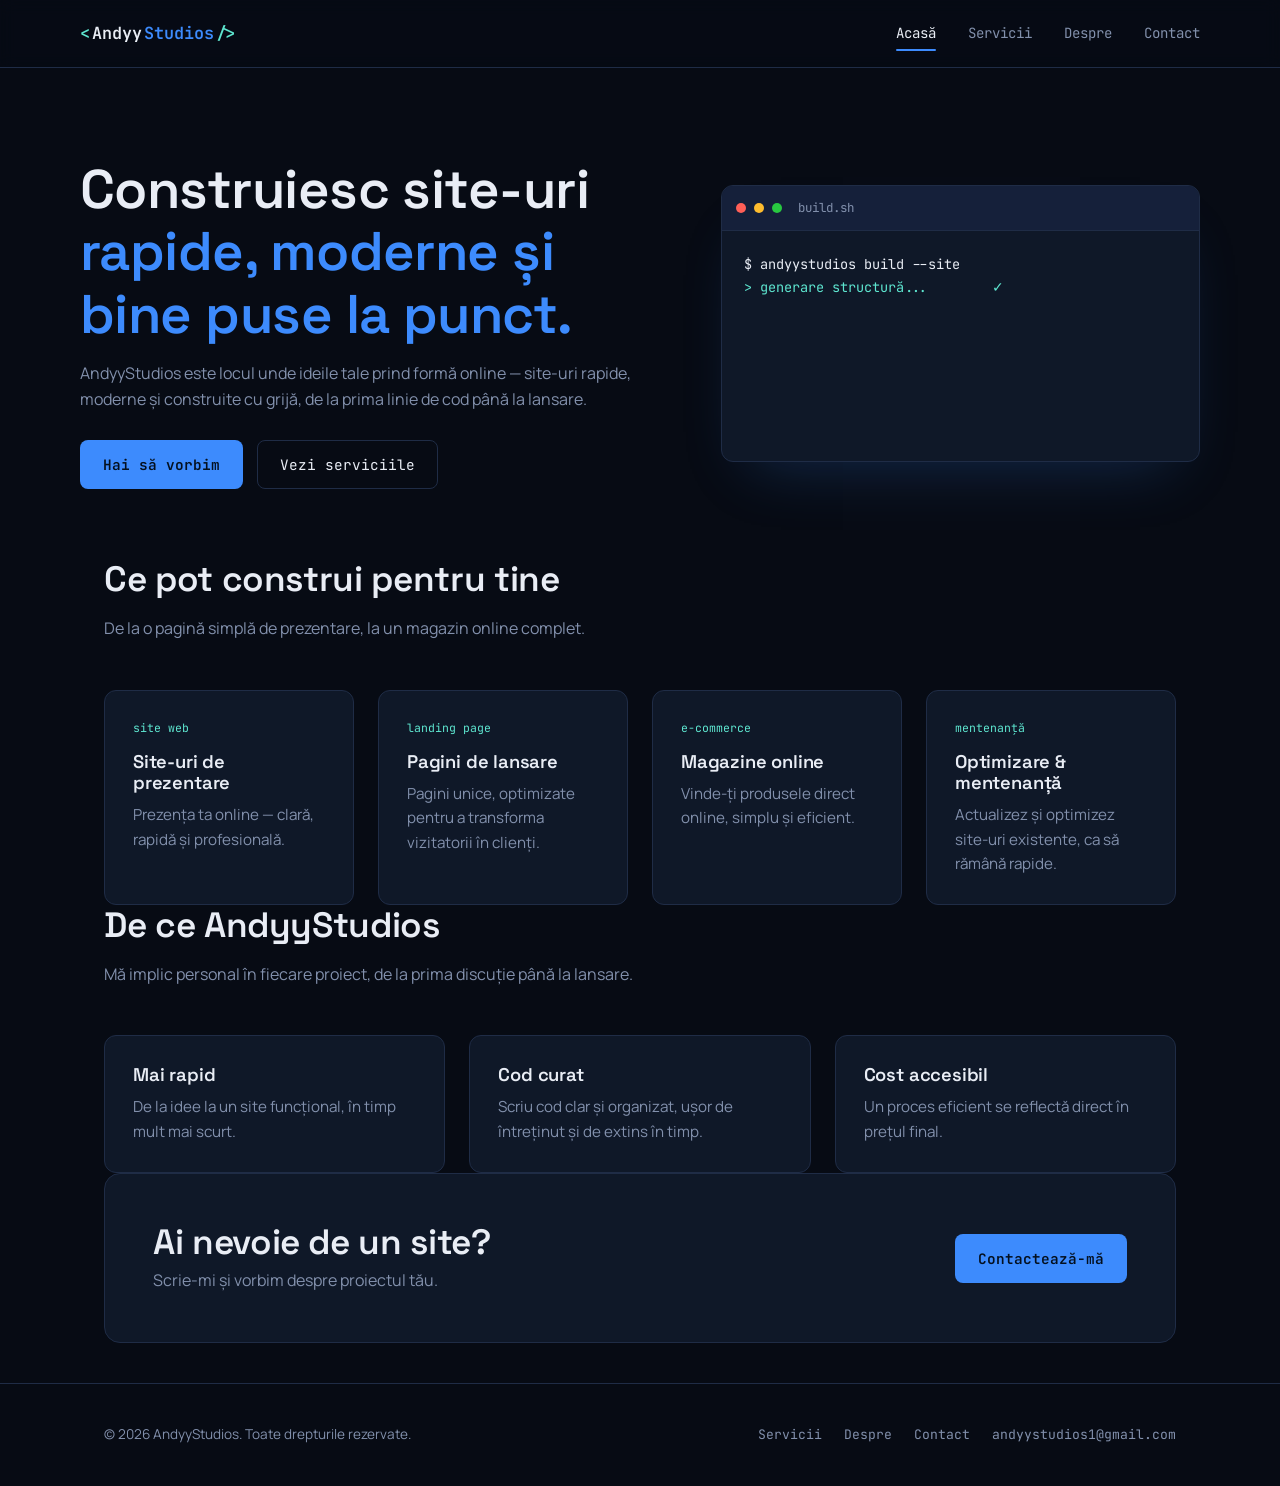
<file: index.html>
<!DOCTYPE html>
<html lang="ro">
<head>
<meta charset="UTF-8">
<meta name="viewport" content="width=device-width, initial-scale=1.0">
<title>AndyyStudios — Creare site-uri web</title>
<meta name="description" content="AndyyStudios construiește site-uri rapide, moderne și bine puse la punct, de la idee până la lansare.">
<link rel="icon" type="image/png" href="https://easypics.lol/i/cmqsjxgqu003lpg2rpruwq73s">
<link rel="preconnect" href="https://fonts.googleapis.com">
<link href="https://fonts.googleapis.com/css2?family=Space+Grotesk:wght@500;600;700&family=Manrope:wght@400;500;700&family=JetBrains+Mono:wght@400;500&display=swap" rel="stylesheet">
<link rel="stylesheet" href="style.css">
</head>
<body>

<header class="site-header">
  <div class="wrap nav">
    <a href="index.html" class="logo">
      <span class="bracket">&lt;</span>Andyy<span class="accent-word">Studios</span><span class="bracket">/&gt;</span>
    </a>
    <button class="nav-toggle" aria-label="Comută meniul">☰</button>
    <nav class="nav-links">
      <a href="index.html" class="active">Acasă</a>
      <a href="servicii.html">Servicii</a>
      <a href="despre.html">Despre</a>
      <a href="contact.html">Contact</a>
    </nav>
  </div>
</header>

<main>
  <section class="hero wrap">
    <div class="hero-text">
      <h1>Construiesc site-uri<br><span class="accent">rapide, moderne și bine puse la punct.</span></h1>
      <p class="hero-sub muted">AndyyStudios este locul unde ideile tale prind formă online — site-uri rapide, moderne și construite cu grijă, de la prima linie de cod până la lansare.</p>
      <div class="hero-actions">
        <a href="contact.html" class="btn btn-primary">Hai să vorbim</a>
        <a href="servicii.html" class="btn btn-outline">Vezi serviciile</a>
      </div>
    </div>
    <div class="hero-visual" aria-hidden="true">
      <div class="terminal">
        <div class="terminal-bar">
          <span class="dot dot-red"></span><span class="dot dot-yellow"></span><span class="dot dot-green"></span>
          <span class="terminal-title">build.sh</span>
        </div>
        <pre class="terminal-body" id="terminalBody"></pre>
      </div>
    </div>
  </section>

  <section class="wrap">
    <div class="section-head">
      <h2>Ce pot construi pentru tine</h2>
      <p class="muted">De la o pagină simplă de prezentare, la un magazin online complet.</p>
    </div>
    <div class="grid">
      <div class="card">
        <span class="tag">site web</span>
        <h3>Site-uri de prezentare</h3>
        <p>Prezența ta online — clară, rapidă și profesională.</p>
      </div>
      <div class="card">
        <span class="tag">landing page</span>
        <h3>Pagini de lansare</h3>
        <p>Pagini unice, optimizate pentru a transforma vizitatorii în clienți.</p>
      </div>
      <div class="card">
        <span class="tag">e-commerce</span>
        <h3>Magazine online</h3>
        <p>Vinde-ți produsele direct online, simplu și eficient.</p>
      </div>
      <div class="card">
        <span class="tag">mentenanță</span>
        <h3>Optimizare &amp; mentenanță</h3>
        <p>Actualizez și optimizez site-uri existente, ca să rămână rapide.</p>
      </div>
    </div>
  </section>

  <section class="wrap">
    <div class="section-head">
      <h2>De ce AndyyStudios</h2>
      <p class="muted">Mă implic personal în fiecare proiect, de la prima discuție până la lansare.</p>
    </div>
    <div class="grid">
      <div class="card">
        <h3>Mai rapid</h3>
        <p>De la idee la un site funcțional, în timp mult mai scurt.</p>
      </div>
      <div class="card">
        <h3>Cod curat</h3>
        <p>Scriu cod clar și organizat, ușor de întreținut și de extins în timp.</p>
      </div>
      <div class="card">
        <h3>Cost accesibil</h3>
        <p>Un proces eficient se reflectă direct în prețul final.</p>
      </div>
    </div>
  </section>

  <section class="wrap">
    <div class="cta-band">
      <div>
        <h2>Ai nevoie de un site?</h2>
        <p>Scrie-mi și vorbim despre proiectul tău.</p>
      </div>
      <a href="contact.html" class="btn btn-primary">Contactează-mă</a>
    </div>
  </section>
</main>

<footer>
  <div class="wrap footer-row">
    <p class="muted">© 2026 AndyyStudios. Toate drepturile rezervate.</p>
    <div class="footer-links">
      <a href="servicii.html">Servicii</a>
      <a href="despre.html">Despre</a>
      <a href="contact.html">Contact</a>
      <a href="mailto:andyystudios1@gmail.com">andyystudios1@gmail.com</a>
    </div>
  </div>
</footer>

<script src="script.js"></script>
</body>
</html>
</file>
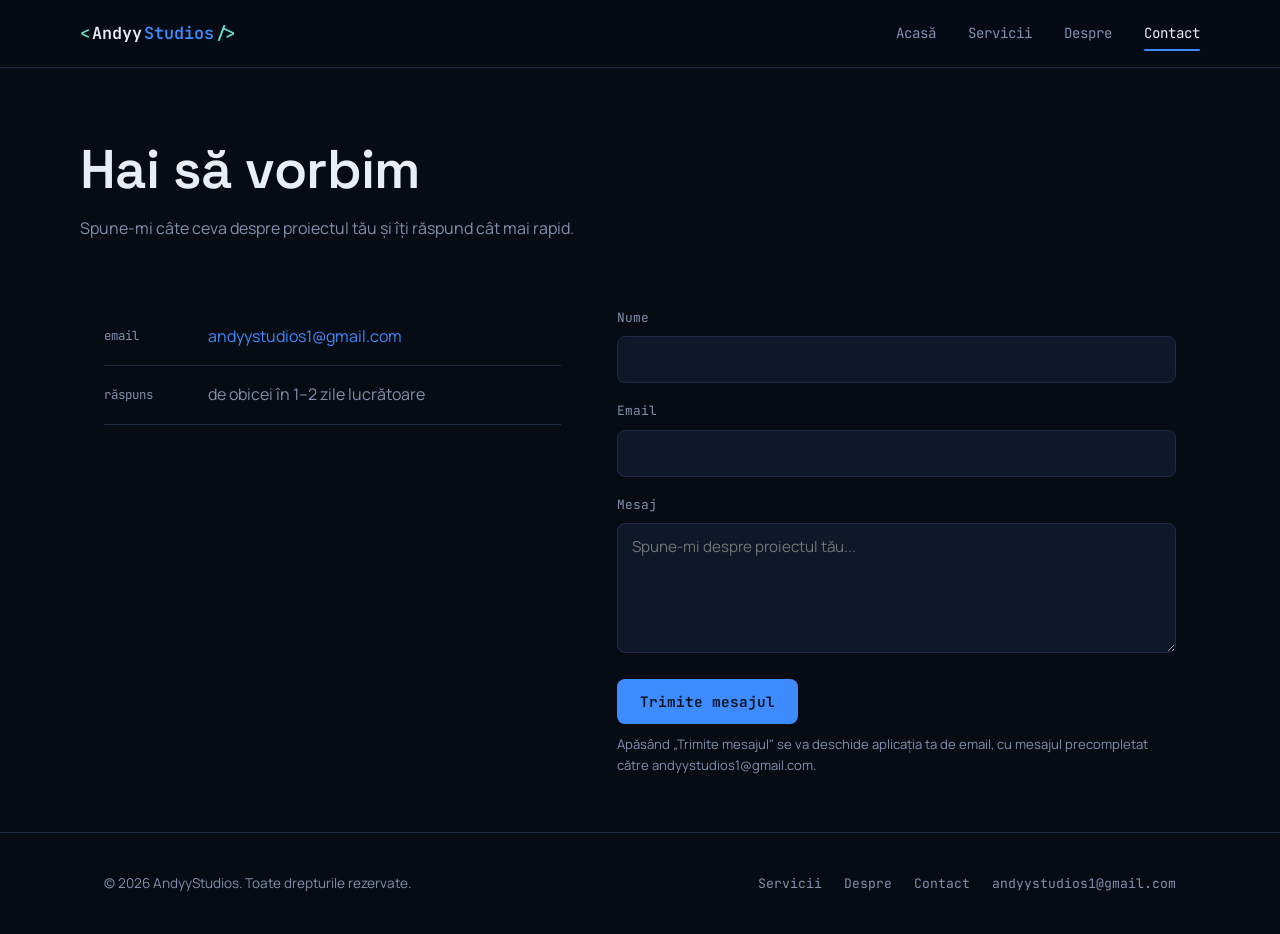
<file: contact.html>
<!DOCTYPE html>
<html lang="ro">
<head>
<meta charset="UTF-8">
<meta name="viewport" content="width=device-width, initial-scale=1.0">
<title>Contact — AndyyStudios</title>
<meta name="description" content="Contactează AndyyStudios pentru proiectul tău de site web.">
<link rel="icon" type="image/png" href="https://easypics.lol/i/cmqsjxgqu003lpg2rpruwq73s">
<link rel="preconnect" href="https://fonts.googleapis.com">
<link href="https://fonts.googleapis.com/css2?family=Space+Grotesk:wght@500;600;700&family=Manrope:wght@400;500;700&family=JetBrains+Mono:wght@400;500&display=swap" rel="stylesheet">
<link rel="stylesheet" href="style.css">
</head>
<body>

<header class="site-header">
  <div class="wrap nav">
    <a href="index.html" class="logo">
      <span class="bracket">&lt;</span>Andyy<span class="accent-word">Studios</span><span class="bracket">/&gt;</span>
    </a>
    <button class="nav-toggle" aria-label="Comută meniul">☰</button>
    <nav class="nav-links">
      <a href="index.html">Acasă</a>
      <a href="servicii.html">Servicii</a>
      <a href="despre.html">Despre</a>
      <a href="contact.html" class="active">Contact</a>
    </nav>
  </div>
</header>

<main>
  <section class="page-hero wrap">
    <h1>Hai să vorbim</h1>
    <p class="muted" style="max-width:560px;">Spune-mi câte ceva despre proiectul tău și îți răspund cât mai rapid.</p>
  </section>

  <section class="wrap" style="padding-top:0;">
    <div class="contact-grid">
      <div>
        <div class="contact-item">
          <span class="label">email</span>
          <a href="mailto:andyystudios1@gmail.com" class="accent">andyystudios1@gmail.com</a>
        </div>
        <div class="contact-item">
          <span class="label">răspuns</span>
          <span class="muted">de obicei în 1–2 zile lucrătoare</span>
        </div>
      </div>

      <div>
        <form id="contactForm">
          <div class="field">
            <label for="name">Nume</label>
            <input type="text" id="name" name="name" required>
          </div>
          <div class="field">
            <label for="email">Email</label>
            <input type="email" id="email" name="email" required>
          </div>
          <div class="field">
            <label for="message">Mesaj</label>
            <textarea id="message" name="message" required placeholder="Spune-mi despre proiectul tău..."></textarea>
          </div>
          <button type="submit" class="btn btn-primary">Trimite mesajul</button>
          <p class="form-note">Apăsând „Trimite mesajul" se va deschide aplicația ta de email, cu mesajul precompletat către andyystudios1@gmail.com.</p>
        </form>
      </div>
    </div>
  </section>
</main>

<footer>
  <div class="wrap footer-row">
    <p class="muted">© 2026 AndyyStudios. Toate drepturile rezervate.</p>
    <div class="footer-links">
      <a href="servicii.html">Servicii</a>
      <a href="despre.html">Despre</a>
      <a href="contact.html">Contact</a>
      <a href="mailto:andyystudios1@gmail.com">andyystudios1@gmail.com</a>
    </div>
  </div>
</footer>

<script src="script.js"></script>
<script>
  document.getElementById("contactForm").addEventListener("submit", function (e) {
    e.preventDefault();
    const name = document.getElementById("name").value;
    const email = document.getElementById("email").value;
    const message = document.getElementById("message").value;
    const subject = encodeURIComponent("Proiect nou — " + name);
    const body = encodeURIComponent(message + "\n\n— " + name + " (" + email + ")");
    window.location.href = "mailto:andyystudios1@gmail.com?subject=" + subject + "&body=" + body;
  });
</script>
</body>
</html>
</file>
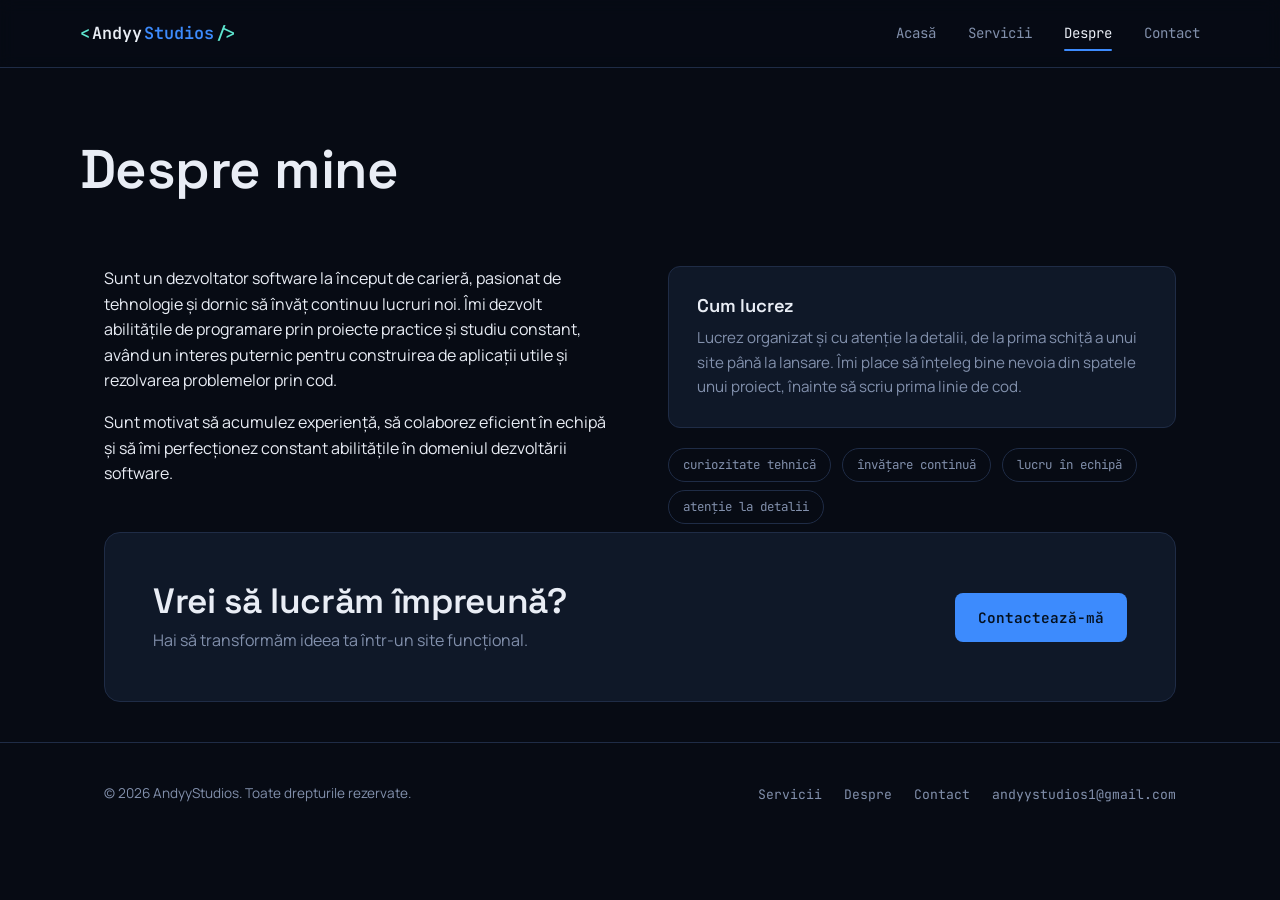
<file: despre.html>
<!DOCTYPE html>
<html lang="ro">
<head>
<meta charset="UTF-8">
<meta name="viewport" content="width=device-width, initial-scale=1.0">
<title>Despre — AndyyStudios</title>
<meta name="description" content="Despre AndyyStudios: dezvoltator software la început de drum, pasionat de tehnologie și de construirea de site-uri.">
<link rel="icon" type="image/png" href="https://easypics.lol/i/cmqsjxgqu003lpg2rpruwq73s">
<link rel="preconnect" href="https://fonts.googleapis.com">
<link href="https://fonts.googleapis.com/css2?family=Space+Grotesk:wght@500;600;700&family=Manrope:wght@400;500;700&family=JetBrains+Mono:wght@400;500&display=swap" rel="stylesheet">
<link rel="stylesheet" href="style.css">
</head>
<body>

<header class="site-header">
  <div class="wrap nav">
    <a href="index.html" class="logo">
      <span class="bracket">&lt;</span>Andyy<span class="accent-word">Studios</span><span class="bracket">/&gt;</span>
    </a>
    <button class="nav-toggle" aria-label="Comută meniul">☰</button>
    <nav class="nav-links">
      <a href="index.html">Acasă</a>
      <a href="servicii.html">Servicii</a>
      <a href="despre.html" class="active">Despre</a>
      <a href="contact.html">Contact</a>
    </nav>
  </div>
</header>

<main>
  <section class="page-hero wrap">
    <h1>Despre mine</h1>
  </section>

  <section class="wrap" style="padding-top:0;">
    <div class="about-grid">
      <div>
        <p>Sunt un dezvoltator software la început de carieră, pasionat de tehnologie și dornic să învăț continuu lucruri noi. Îmi dezvolt abilitățile de programare prin proiecte practice și studiu constant, având un interes puternic pentru construirea de aplicații utile și rezolvarea problemelor prin cod.</p>
        <p>Sunt motivat să acumulez experiență, să colaborez eficient în echipă și să îmi perfecționez constant abilitățile în domeniul dezvoltării software.</p>
      </div>
      <div>
        <div class="card">
          <h3>Cum lucrez</h3>
          <p>Lucrez organizat și cu atenție la detalii, de la prima schiță a unui site până la lansare. Îmi place să înțeleg bine nevoia din spatele unui proiect, înainte să scriu prima linie de cod.</p>
        </div>
        <div style="margin-top:20px;">
          <span class="tag-pill">curiozitate tehnică</span>
          <span class="tag-pill">învățare continuă</span>
          <span class="tag-pill">lucru în echipă</span>
          <span class="tag-pill">atenție la detalii</span>
        </div>
      </div>
    </div>
  </section>

  <section class="wrap">
    <div class="cta-band">
      <div>
        <h2>Vrei să lucrăm împreună?</h2>
        <p>Hai să transformăm ideea ta într-un site funcțional.</p>
      </div>
      <a href="contact.html" class="btn btn-primary">Contactează-mă</a>
    </div>
  </section>
</main>

<footer>
  <div class="wrap footer-row">
    <p class="muted">© 2026 AndyyStudios. Toate drepturile rezervate.</p>
    <div class="footer-links">
      <a href="servicii.html">Servicii</a>
      <a href="despre.html">Despre</a>
      <a href="contact.html">Contact</a>
      <a href="mailto:andyystudios1@gmail.com">andyystudios1@gmail.com</a>
    </div>
  </div>
</footer>

<script src="script.js"></script>
</body>
</html>
</file>
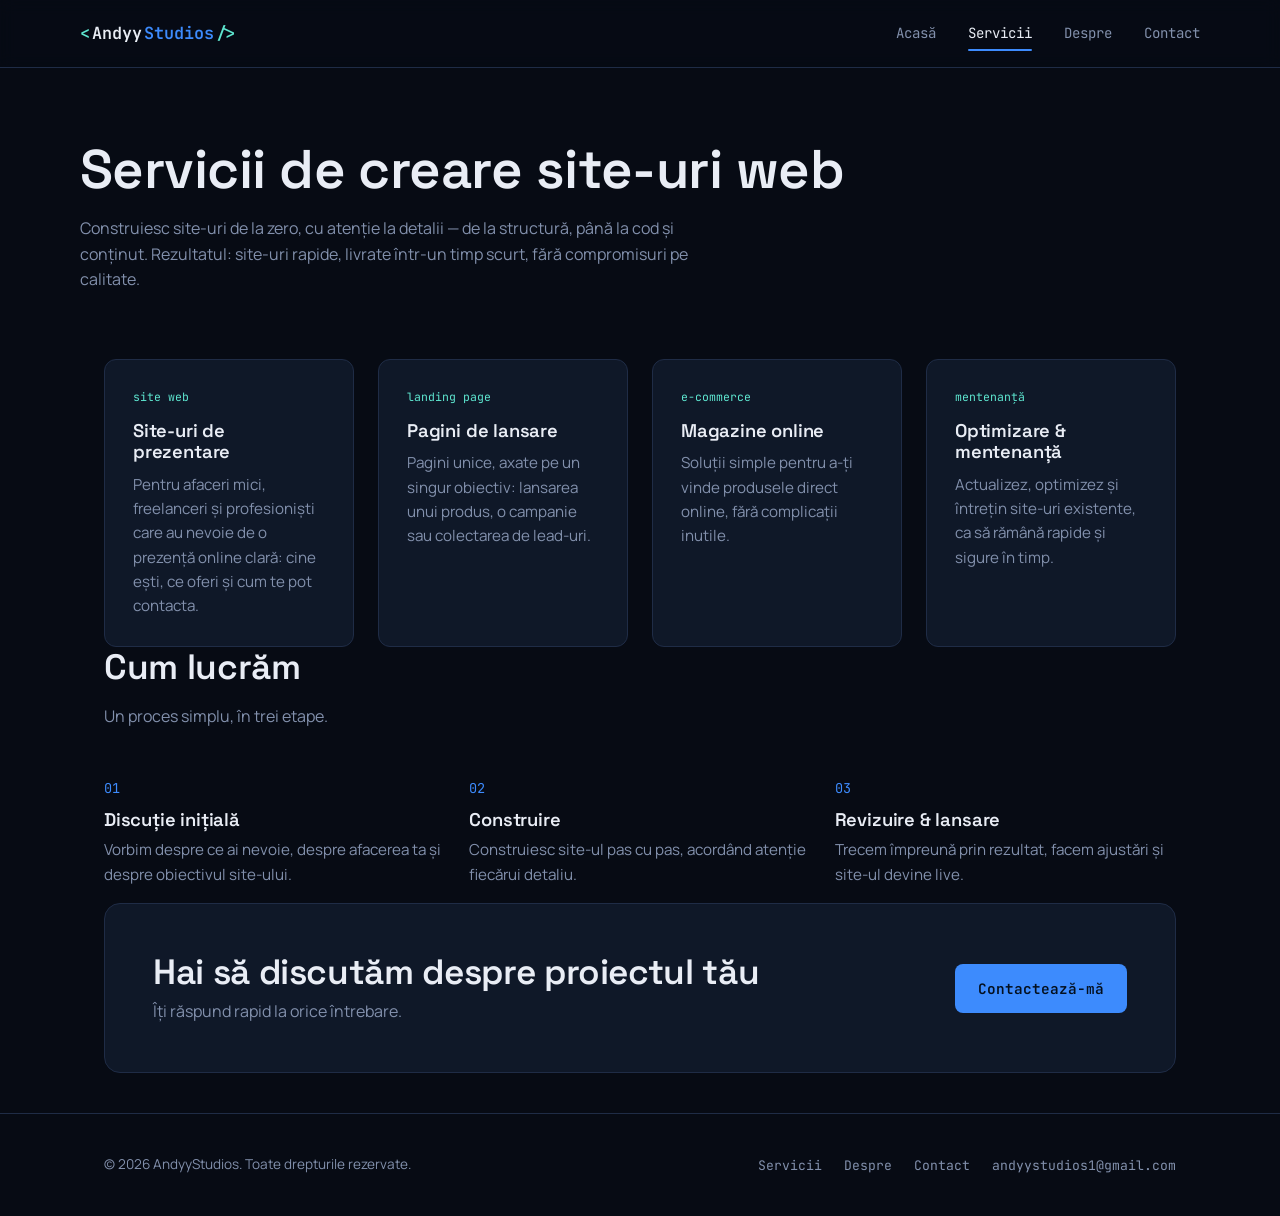
<file: servicii.html>
<!DOCTYPE html>
<html lang="ro">
<head>
<meta charset="UTF-8">
<meta name="viewport" content="width=device-width, initial-scale=1.0">
<title>Servicii — AndyyStudios</title>
<meta name="description" content="Creare de site-uri de prezentare, landing pages, magazine online și mentenanță.">
<link rel="icon" type="image/png" href="https://easypics.lol/i/cmqsjxgqu003lpg2rpruwq73s">
<link rel="preconnect" href="https://fonts.googleapis.com">
<link href="https://fonts.googleapis.com/css2?family=Space+Grotesk:wght@500;600;700&family=Manrope:wght@400;500;700&family=JetBrains+Mono:wght@400;500&display=swap" rel="stylesheet">
<link rel="stylesheet" href="style.css">
</head>
<body>

<header class="site-header">
  <div class="wrap nav">
    <a href="index.html" class="logo">
      <span class="bracket">&lt;</span>Andyy<span class="accent-word">Studios</span><span class="bracket">/&gt;</span>
    </a>
    <button class="nav-toggle" aria-label="Comută meniul">☰</button>
    <nav class="nav-links">
      <a href="index.html">Acasă</a>
      <a href="servicii.html" class="active">Servicii</a>
      <a href="despre.html">Despre</a>
      <a href="contact.html">Contact</a>
    </nav>
  </div>
</header>

<main>
  <section class="page-hero wrap">
    <h1>Servicii de creare site-uri web</h1>
    <p class="muted" style="max-width:640px;">Construiesc site-uri de la zero, cu atenție la detalii — de la structură, până la cod și conținut. Rezultatul: site-uri rapide, livrate într-un timp scurt, fără compromisuri pe calitate.</p>
  </section>

  <section class="wrap" style="padding-top:0;">
    <div class="grid">
      <div class="card">
        <span class="tag">site web</span>
        <h3>Site-uri de prezentare</h3>
        <p>Pentru afaceri mici, freelanceri și profesioniști care au nevoie de o prezență online clară: cine ești, ce oferi și cum te pot contacta.</p>
      </div>
      <div class="card">
        <span class="tag">landing page</span>
        <h3>Pagini de lansare</h3>
        <p>Pagini unice, axate pe un singur obiectiv: lansarea unui produs, o campanie sau colectarea de lead-uri.</p>
      </div>
      <div class="card">
        <span class="tag">e-commerce</span>
        <h3>Magazine online</h3>
        <p>Soluții simple pentru a-ți vinde produsele direct online, fără complicații inutile.</p>
      </div>
      <div class="card">
        <span class="tag">mentenanță</span>
        <h3>Optimizare &amp; mentenanță</h3>
        <p>Actualizez, optimizez și întrețin site-uri existente, ca să rămână rapide și sigure în timp.</p>
      </div>
    </div>
  </section>

  <section class="wrap">
    <div class="section-head">
      <h2>Cum lucrăm</h2>
      <p class="muted">Un proces simplu, în trei etape.</p>
    </div>
    <div class="process">
      <div class="process-step">
        <span class="num">01</span>
        <h3>Discuție inițială</h3>
        <p>Vorbim despre ce ai nevoie, despre afacerea ta și despre obiectivul site-ului.</p>
      </div>
      <div class="process-step">
        <span class="num">02</span>
        <h3>Construire</h3>
        <p>Construiesc site-ul pas cu pas, acordând atenție fiecărui detaliu.</p>
      </div>
      <div class="process-step">
        <span class="num">03</span>
        <h3>Revizuire &amp; lansare</h3>
        <p>Trecem împreună prin rezultat, facem ajustări și site-ul devine live.</p>
      </div>
    </div>
  </section>

  <section class="wrap">
    <div class="cta-band">
      <div>
        <h2>Hai să discutăm despre proiectul tău</h2>
        <p>Îți răspund rapid la orice întrebare.</p>
      </div>
      <a href="contact.html" class="btn btn-primary">Contactează-mă</a>
    </div>
  </section>
</main>

<footer>
  <div class="wrap footer-row">
    <p class="muted">© 2026 AndyyStudios. Toate drepturile rezervate.</p>
    <div class="footer-links">
      <a href="servicii.html">Servicii</a>
      <a href="despre.html">Despre</a>
      <a href="contact.html">Contact</a>
      <a href="mailto:andyystudios1@gmail.com">andyystudios1@gmail.com</a>
    </div>
  </div>
</footer>

<script src="script.js"></script>
</body>
</html>
</file>
<file: style.css>
/* ==========================================================================
   AndyyStudios — design tokens
   ========================================================================== */
:root {
  --bg: #070b14;
  --surface: #0f1828;
  --surface-2: #15203a;
  --border: #1f2c46;
  --text: #e9edf5;
  --text-muted: #8290ac;
  --accent: #3d8bfd;
  --accent-dark: #04101f;
  --accent-2: #5ee6d0;

  --font-display: "Space Grotesk", sans-serif;
  --font-body: "Manrope", sans-serif;
  --font-mono: "JetBrains Mono", monospace;

  --maxw: 1120px;
}

* { box-sizing: border-box; }

html { scroll-behavior: smooth; }

body {
  margin: 0;
  background: var(--bg);
  color: var(--text);
  font-family: var(--font-body);
  font-size: 16px;
  line-height: 1.6;
  -webkit-font-smoothing: antialiased;
}

img { max-width: 100%; display: block; }

a { color: inherit; text-decoration: none; }

.wrap {
  max-width: var(--maxw);
  margin: 0 auto;
  padding: 0 24px;
}

h1, h2, h3 {
  font-family: var(--font-display);
  font-weight: 600;
  line-height: 1.15;
  margin: 0 0 16px;
  letter-spacing: -0.01em;
}

h1 { font-size: clamp(2.2rem, 5vw, 3.4rem); }
h2 { font-size: clamp(1.6rem, 3vw, 2.2rem); }
h3 { font-size: 1.15rem; }

p { margin: 0 0 16px; color: var(--text); }

.muted { color: var(--text-muted); }

.eyebrow {
  font-family: var(--font-mono);
  font-size: 0.8rem;
  letter-spacing: 0.04em;
  color: var(--accent-2);
  margin: 0 0 18px;
}

.accent { color: var(--accent); }

/* Focus visibility */
a:focus-visible,
button:focus-visible,
input:focus-visible,
textarea:focus-visible {
  outline: 2px solid var(--accent-2);
  outline-offset: 3px;
  border-radius: 4px;
}

/* ==========================================================================
   Header / nav
   ========================================================================== */
header.site-header {
  position: sticky;
  top: 0;
  z-index: 50;
  background: rgba(7, 11, 20, 0.85);
  backdrop-filter: blur(8px);
  border-bottom: 1px solid var(--border);
}

.nav {
  display: flex;
  align-items: center;
  justify-content: space-between;
  padding: 18px 0;
}

.logo {
  font-family: var(--font-mono);
  font-size: 1.05rem;
  font-weight: 600;
  color: var(--text);
  display: flex;
  align-items: center;
  gap: 2px;
}

.logo .bracket { color: var(--accent-2); }
.logo .accent-word { color: var(--accent); }

.nav-links {
  display: flex;
  gap: 32px;
  font-family: var(--font-mono);
  font-size: 0.88rem;
}

.nav-links a {
  color: var(--text-muted);
  position: relative;
  padding: 4px 0;
  transition: color 0.15s ease;
}

.nav-links a:hover,
.nav-links a.active {
  color: var(--text);
}

.nav-links a.active::after {
  content: "";
  position: absolute;
  left: 0;
  bottom: -2px;
  width: 100%;
  height: 2px;
  background: var(--accent);
  border-radius: 2px;
}

.nav-toggle {
  display: none;
  background: none;
  border: 1px solid var(--border);
  border-radius: 6px;
  color: var(--text);
  width: 38px;
  height: 38px;
  font-size: 1.1rem;
  cursor: pointer;
}

@media (max-width: 720px) {
  .nav-toggle { display: block; }
  .nav-links {
    position: absolute;
    top: 100%;
    left: 0;
    right: 0;
    background: var(--surface);
    border-bottom: 1px solid var(--border);
    flex-direction: column;
    gap: 0;
    padding: 8px 24px 18px;
    display: none;
  }
  .nav-links.open { display: flex; }
  .nav-links a { padding: 10px 0; }
}

/* ==========================================================================
   Buttons
   ========================================================================== */
.btn {
  display: inline-flex;
  align-items: center;
  gap: 8px;
  font-family: var(--font-mono);
  font-size: 0.9rem;
  padding: 12px 22px;
  border-radius: 8px;
  border: 1px solid transparent;
  cursor: pointer;
  transition: transform 0.15s ease, opacity 0.15s ease;
}

.btn:hover { transform: translateY(-1px); }

.btn-primary {
  background: var(--accent);
  color: var(--accent-dark);
  font-weight: 600;
}
.btn-primary:hover { opacity: 0.92; }

.btn-outline {
  background: transparent;
  border-color: var(--border);
  color: var(--text);
}
.btn-outline:hover { border-color: var(--accent); }

.hero-actions { display: flex; gap: 14px; flex-wrap: wrap; margin-top: 28px; }

/* ==========================================================================
   Hero + terminal signature element
   ========================================================================== */
.hero {
  padding: 90px 0 70px;
  display: grid;
  grid-template-columns: 1.1fr 0.9fr;
  gap: 56px;
  align-items: center;
}

.page-hero {
  padding: 70px 0 50px;
}

@media (max-width: 880px) {
  .hero { grid-template-columns: 1fr; padding-top: 56px; }
}

.terminal {
  background: var(--surface);
  border: 1px solid var(--border);
  border-radius: 12px;
  overflow: hidden;
  box-shadow: 0 30px 60px -30px rgba(61, 139, 253, 0.25);
}

.terminal-bar {
  display: flex;
  align-items: center;
  gap: 8px;
  padding: 12px 14px;
  background: var(--surface-2);
  border-bottom: 1px solid var(--border);
}

.dot { width: 10px; height: 10px; border-radius: 50%; }
.dot-red { background: #ff5f57; }
.dot-yellow { background: #febc2e; }
.dot-green { background: #28c840; }

.terminal-title {
  margin-left: 8px;
  font-family: var(--font-mono);
  font-size: 0.78rem;
  color: var(--text-muted);
}

.terminal-body {
  font-family: var(--font-mono);
  font-size: 0.85rem;
  line-height: 1.7;
  padding: 22px;
  min-height: 230px;
  margin: 0;
  white-space: pre-wrap;
  color: var(--accent-2);
}

.terminal-body .line-cmd { color: var(--text); }
.terminal-body .ok { color: var(--accent-2); }

.cursor {
  display: inline-block;
  width: 7px;
  height: 1em;
  background: var(--accent-2);
  vertical-align: -2px;
  animation: blink 1s steps(1) infinite;
}

@media (prefers-reduced-motion: reduce) {
  .cursor { animation: none; }
}

@keyframes blink { 50% { opacity: 0; } }

/* ==========================================================================
   Cards / sections
   ========================================================================== */
section { padding: 70px 0; }

.section-head { max-width: 640px; margin-bottom: 48px; }

.grid {
  display: grid;
  grid-template-columns: repeat(auto-fit, minmax(230px, 1fr));
  gap: 24px;
}

.card {
  background: var(--surface);
  border: 1px solid var(--border);
  border-radius: 12px;
  padding: 28px;
  transition: border-color 0.15s ease, transform 0.15s ease;
}

.card:hover { border-color: var(--accent); transform: translateY(-2px); }

.card .tag {
  font-family: var(--font-mono);
  font-size: 0.72rem;
  color: var(--accent-2);
  display: block;
  margin-bottom: 14px;
}

.card h3 { margin-bottom: 10px; }

.card p { color: var(--text-muted); margin-bottom: 0; font-size: 0.95rem; }

/* Process steps (real sequence — numbering is meaningful here) */
.process {
  display: grid;
  grid-template-columns: repeat(auto-fit, minmax(220px, 1fr));
  gap: 24px;
}

.process-step .num {
  font-family: var(--font-mono);
  color: var(--accent);
  font-size: 0.85rem;
  display: block;
  margin-bottom: 10px;
}

.process-step h3 { margin-bottom: 8px; }
.process-step p { color: var(--text-muted); font-size: 0.95rem; }

/* CTA band */
.cta-band {
  background: var(--surface);
  border: 1px solid var(--border);
  border-radius: 16px;
  padding: 48px;
  display: flex;
  align-items: center;
  justify-content: space-between;
  gap: 24px;
  flex-wrap: wrap;
}

.cta-band h2 { margin-bottom: 6px; }
.cta-band p { margin-bottom: 0; color: var(--text-muted); }

/* ==========================================================================
   About page
   ========================================================================== */
.about-grid {
  display: grid;
  grid-template-columns: 1fr 1fr;
  gap: 56px;
  align-items: start;
}

@media (max-width: 880px) {
  .about-grid { grid-template-columns: 1fr; }
}

.tag-pill {
  display: inline-block;
  font-family: var(--font-mono);
  font-size: 0.78rem;
  color: var(--text-muted);
  border: 1px solid var(--border);
  border-radius: 999px;
  padding: 6px 14px;
  margin: 0 8px 8px 0;
}

/* ==========================================================================
   Contact page
   ========================================================================== */
.contact-grid {
  display: grid;
  grid-template-columns: 0.9fr 1.1fr;
  gap: 56px;
}

@media (max-width: 880px) {
  .contact-grid { grid-template-columns: 1fr; }
}

.contact-item {
  display: flex;
  align-items: center;
  gap: 14px;
  padding: 16px 0;
  border-bottom: 1px solid var(--border);
}

.contact-item .label {
  font-family: var(--font-mono);
  font-size: 0.78rem;
  color: var(--text-muted);
  min-width: 90px;
}

.field { margin-bottom: 18px; }

.field label {
  display: block;
  font-family: var(--font-mono);
  font-size: 0.8rem;
  color: var(--text-muted);
  margin-bottom: 8px;
}

.field input,
.field textarea {
  width: 100%;
  background: var(--surface);
  border: 1px solid var(--border);
  border-radius: 8px;
  padding: 12px 14px;
  color: var(--text);
  font-family: var(--font-body);
  font-size: 0.95rem;
}

.field textarea { min-height: 130px; resize: vertical; }

.field input:focus,
.field textarea:focus {
  border-color: var(--accent);
  outline: none;
}

.form-note {
  font-size: 0.82rem;
  color: var(--text-muted);
  margin-top: 10px;
}

/* ==========================================================================
   Footer
   ========================================================================== */
footer {
  border-top: 1px solid var(--border);
  padding: 40px 0;
  margin-top: 40px;
}

.footer-row {
  display: flex;
  justify-content: space-between;
  align-items: center;
  flex-wrap: wrap;
  gap: 16px;
}

.footer-row .muted { margin: 0; font-size: 0.85rem; }

.footer-links {
  display: flex;
  gap: 22px;
  font-family: var(--font-mono);
  font-size: 0.82rem;
}

.footer-links a { color: var(--text-muted); }
.footer-links a:hover { color: var(--accent); }
</file>
